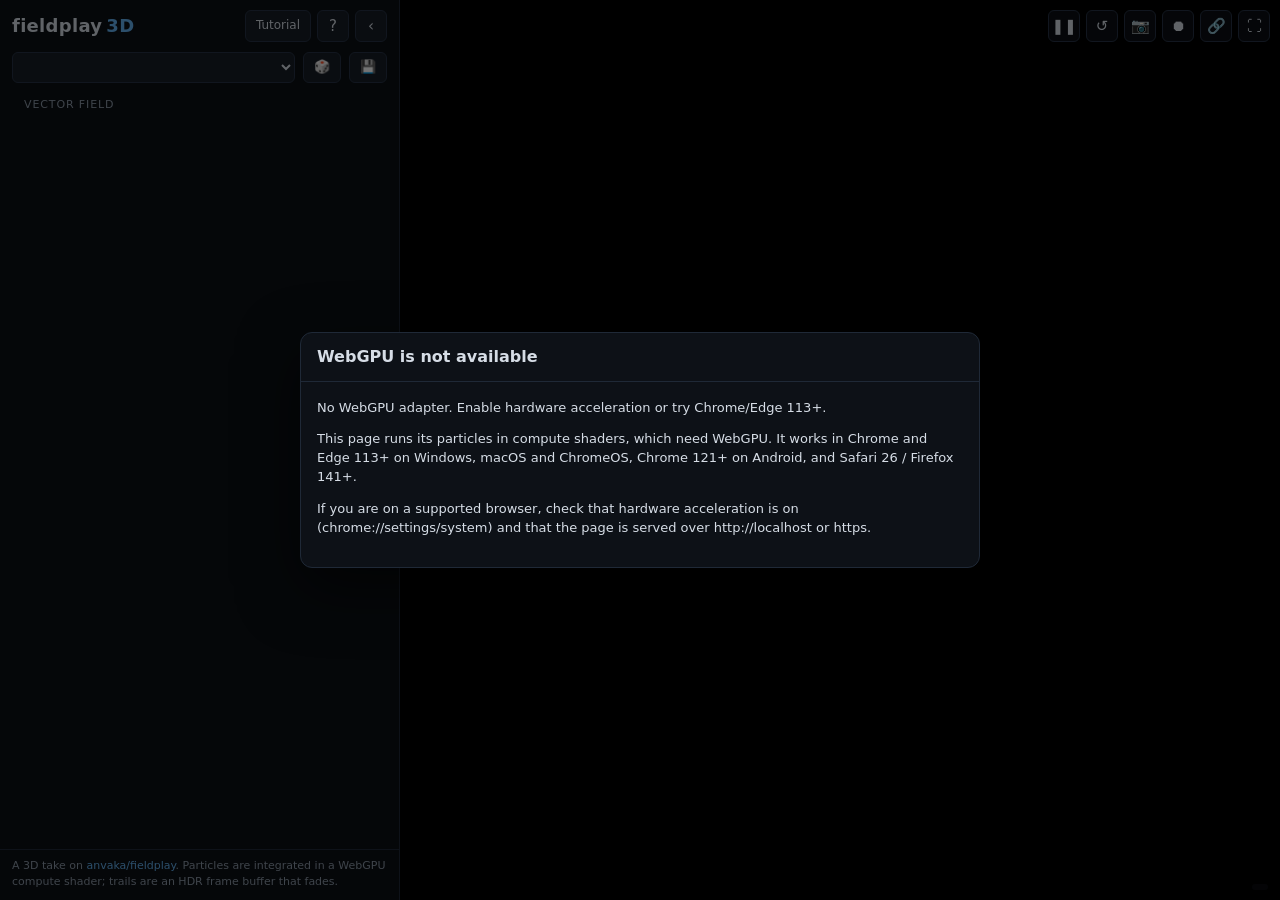
<file: index.html>
<!doctype html>
<html lang="en">
<head>
<meta charset="utf-8">
<meta name="viewport" content="width=device-width, initial-scale=1, viewport-fit=cover">
<title>fieldplay 3D — vector fields in a volume</title>
<meta name="description" content="Type a 3D vector field in WGSL and watch millions of particles flow through it, computed on the GPU with compute shaders.">
<link rel="stylesheet" href="css/editor.css">
<link rel="stylesheet" href="css/style.css">
<link rel="stylesheet" href="css/tutor.css">
</head>
<body>
<div id="app">
  <canvas id="gl"></canvas>

  <aside id="panel">
    <header class="bar">
      <h1>fieldplay<span>3D</span></h1>
      <div class="grow"></div>
      <button id="btn-tour" title="A half-minute tour of what this is">Tutorial</button>
      <button id="btn-help" class="icon" title="Help">?</button>
      <button id="btn-hide" class="icon" title="Hide panel (H)">‹</button>
    </header>

    <div class="row">
      <select id="preset" title="Preset"></select>
      <button id="btn-random" title="Generate a random field">🎲</button>
      <button id="btn-save" title="Save this field">💾</button>
      <button id="btn-forget" title="Forget this saved field" hidden>🗑</button>
    </div>

    <section class="field">
      <div class="sec-title">Vector field <span id="status" class="status"></span></div>
      <div id="editor"></div>
      <div id="errors" class="errors" hidden></div>
    </section>

    <section id="settings" class="settings"></section>

    <footer class="about">
      A 3D take on <a href="https://github.com/anvaka/fieldplay" target="_blank" rel="noopener">anvaka/fieldplay</a>.
      Particles are integrated in a WebGPU compute shader; trails are an HDR frame buffer that fades.
    </footer>
  </aside>

  <div id="toolbar">
    <button id="btn-show" class="icon" title="Show panel (H)" hidden>›</button>
    <button id="btn-pause" class="icon" title="Pause (space)">❚❚</button>
    <button id="btn-reset" class="icon" title="Reset particles (R)">↺</button>
    <button id="btn-shot" class="icon" title="Save a PNG">📷</button>
    <button id="btn-rec" class="icon" title="Record a WebM">⏺</button>
    <button id="btn-share" class="icon" title="Copy a share link">🔗</button>
    <button id="btn-full" class="icon" title="Fullscreen (F)">⛶</button>
  </div>

  <div id="stats"></div>
  <div id="toast" hidden></div>

  <div id="help" class="modal" hidden>
    <div class="modal-card">
      <header><h2>How it works</h2><div class="grow"></div><button class="icon" id="btn-help-close">×</button></header>
      <div class="modal-body">
        <p>Every particle asks your field for its velocity, takes a step, and leaves a trail. The field is a WGSL function:</p>
<pre>fn get_velocity(p: vec3f) -> vec3f {
  return vec3f(-p.z, 0.0, p.x);   // orbit the y axis
}</pre>
        <p>Optionally colour them yourself (choose <em>Colour by → get_color()</em>):</p>
<pre>fn get_color(p: vec3f, v: vec3f) -> vec3f {
  return turbo(length(v) * 0.5);
}</pre>
        <h3>Uniforms</h3>
        <table>
          <tr><td><code>u.time</code></td><td>simulation time (sum of time steps)</td></tr>
          <tr><td><code>u.frame</code></td><td>frame counter</td></tr>
          <tr><td><code>u.cursor</code></td><td>the mouse, projected onto the plane through the orbit centre that faces the camera</td></tr>
          <tr><td><code>u.cursorDown</code></td><td>1.0 while a mouse button is held</td></tr>
          <tr><td><code>u.boundsMin</code> <code>u.boundsMax</code></td><td>the box particles live in</td></tr>
        </table>
        <h3>Helpers</h3>
        <table>
          <tr><td><code>noise(p)</code></td><td>gradient noise, about −1…1</td></tr>
          <tr><td><code>noised(p)</code></td><td>vec4f: value and its gradient</td></tr>
          <tr><td><code>fbm(p)</code></td><td>four octaves of noise</td></tr>
          <tr><td><code>curl(p)</code></td><td>divergence-free noise — smoke and swirls</td></tr>
          <tr><td><code>hash3(p)</code> <code>hash1(p)</code></td><td>random per integer cell</td></tr>
          <tr><td><code>rotateX(p, a)</code> …Y …Z</td><td>rotate a vector</td></tr>
          <tr><td><code>turbo(t)</code> <code>viridis(t)</code> <code>hsv2rgb(c)</code> <code>palette(t, k)</code></td><td>colour maps</td></tr>
          <tr><td><code>PI</code> <code>TAU</code></td><td>constants</td></tr>
        </table>
        <h3>Pulse — sync to music</h3>
        <p>Under <em>Pulse → Sync to</em>: <strong>Music bot</strong> reads the beat map of whatever a companion server on your own machine is playing, from its localhost endpoint (it must be running; trim the latency with <em>Sync offset</em>). <strong>Shared audio</strong> analyses a tab or your screen's sound live — pick the window playing the music and tick <em>share audio</em>. <strong>Microphone</strong> listens to the room. The knobs punch speed, glow and zoom on the beat, and your field sees the music too:</p>
        <p>This page never asks your browser for anything by itself. Sharing, the microphone and the reach for the bot's port happen only when you pick a source here and press <em>Start</em> — so a saved field or a shared link that was made while synced opens quiet, with Start waiting, and no prompt appears until you say so.</p>
        <table>
          <tr><td><code>u.audio</code></td><td>vec4f: bass, mid, high, level — each 0…1</td></tr>
          <tr><td><code>u.beat</code></td><td>1.0 on a beat, decaying to 0</td></tr>
          <tr><td><code>u.phase</code></td><td>0…1 from one beat to the next</td></tr>
          <tr><td><code>u.bpm</code></td><td>tempo</td></tr>
        </table>
<pre>return v * (1.0 + 2.0 * u.beat) + normalize(p) * u.audio.x;</pre>
        <h3>WGSL in one breath</h3>
        <p><code>let</code> is immutable, <code>var</code> mutable. Types are inferred: <code>let r = length(p);</code>. Vectors are <code>vec3f(x, y, z)</code> or <code>vec3f(0.0)</code>, swizzles work (<code>p.xz</code>). Write floats with a point (<code>2.0</code>) — a bare <code>var a = 2;</code> is an integer. Functions may be declared in any order. Ternaries are <code>select(ifFalse, ifTrue, cond)</code>.</p>
        <h3>Saving your own</h3>
        <p>💾 saves the whole state — the field, every setting and the camera — into this browser under a name you give it, and it joins the top of the picker under <em>Saved</em>. Saving with the same name replaces it; 🗑 forgets the one you have selected. A saved field lives in this browser only, so send one elsewhere with the 🔗 link, which carries the same state in the address.</p>
        <h3>The cursor</h3>
        <p>Hold the <strong>left button</strong> over the flow and it is pulled toward the pointer; the <strong>middle button</strong> does the opposite. It is a bend rather than a shove — the force is proportional to the speed already there, so one strength reads the same in a gentle swirl and in a Lorenz attractor. <em>Cursor → Left button</em> switches it to push or swirl (and then the middle button pushes, or swirls the other way) or turns it off; <em>Reach</em> is a fraction of the box. The camera is on the right button and on shift, so orbiting never disturbs the flow.</p>
        <h3>Controls</h3>
        <table>
          <tr><td>hold left</td><td>pull the flow to the pointer</td></tr>
          <tr><td>hold middle</td><td>the opposite — push it away</td></tr>
          <tr><td>right-drag / one finger</td><td>orbit</td></tr>
          <tr><td>shift-drag / ctrl-drag / two fingers</td><td>pan</td></tr>
          <tr><td>wheel / pinch</td><td>zoom</td></tr>
          <tr><td>space</td><td>pause</td></tr>
          <tr><td>R</td><td>reset particles</td></tr>
          <tr><td>H</td><td>hide the panel</td></tr>
          <tr><td>F</td><td>fullscreen</td></tr>
          <tr><td>ctrl+enter</td><td>compile now</td></tr>
        </table>
        <p>The link button copies a URL that holds the whole state — field, settings and camera.</p>
      </div>
    </div>
  </div>

  <div id="nogpu" class="modal" hidden>
    <div class="modal-card">
      <header><h2>WebGPU is not available</h2></header>
      <div class="modal-body">
        <p id="nogpu-msg"></p>
        <p>This page runs its particles in compute shaders, which need WebGPU. It works in Chrome and Edge 113+ on Windows, macOS and ChromeOS, Chrome 121+ on Android, and Safari 26 / Firefox 141+.</p>
        <p>If you are on a supported browser, check that hardware acceleration is on (chrome://settings/system) and that the page is served over http://localhost or https.</p>
      </div>
    </div>
  </div>
</div>
<script type="module" src="js/main.js"></script>
</body>
</html>
</file>
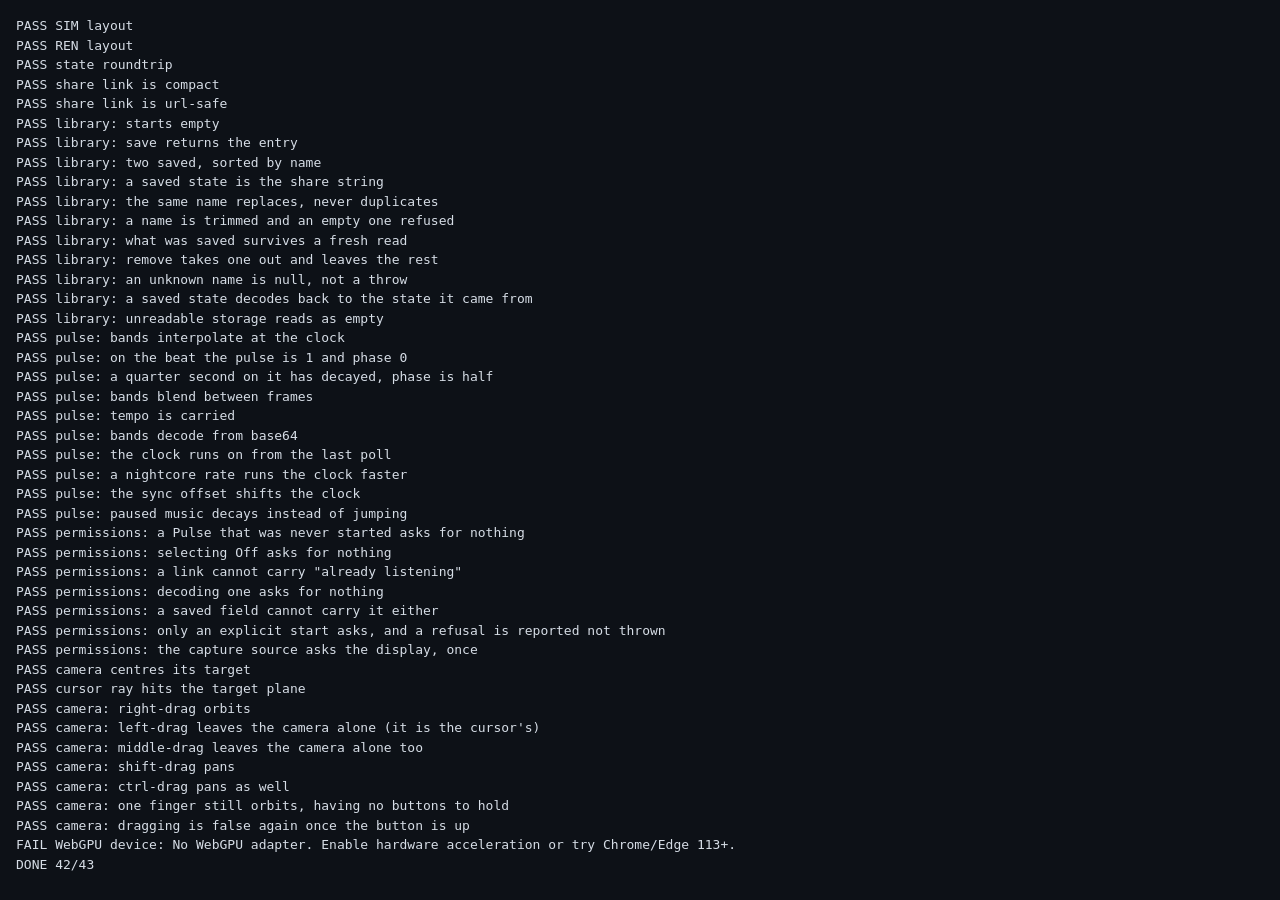
<file: tests/index.html>
<!doctype html>
<meta charset="utf-8">
<title>fieldplay3d tests</title>
<style>body{background:#0d1117;color:#d6dde6;font:13px/1.5 Consolas,monospace;margin:16px}pre{white-space:pre-wrap}</style>
<pre id="out">running…</pre>
<canvas id="c" width="64" height="64" hidden></canvas>
<script type="module">
import { Engine } from '../js/gpu.js';
import { SIM, REN } from '../js/shaders.js';
import { PRESETS } from '../js/presets.js';
import { randomField } from '../js/random.js';
import { encodeState, decodeState, freshState } from '../js/state.js';
import { OrbitCamera } from '../js/camera.js';
import { Pulse, sampleAnalysis, decodeBands } from '../js/audio.js';
import * as library from '../js/library.js';

const out = document.getElementById('out');
let n = 0, m = 0;
const log = s => { out.textContent += s + '\n'; };
const check = (name, ok, detail = '') => { m++; if (ok) n++; log((ok ? 'PASS ' : 'FAIL ') + name + (ok ? '' : ': ' + detail)); };
const done = () => { log(`DONE ${n}/${m}`); document.title = `tests ${n}/${m}`; };
out.textContent = '';

// Uniform layouts follow WGSL's rules (vec3 aligns to 16, occupies 12).
const f = SIM.fields;
check('SIM layout', f.boundsMin.off === 0 && f.dt.off === 3 && f.boundsMax.off === 4 && f.time.off === 7 && f.cursor.off === 8 && f.count.off === 16 && f.fadeLife.off === 29 && f.beat.off === 30 && f.audio.off === 32 && f.bpm.off === 36 && f.cursorMode.off === 39 && f.cursorAxis.off === 40 && SIM.size === 176,
  JSON.stringify(Object.fromEntries(Object.entries(f).map(([k, v]) => [k, v.off]))) + ' size ' + SIM.size);
const g = REN.fields;
check('REN layout', g.viewProj.off === 0 && g.eye.off === 16 && g.fog.off === 19 && g.viewport.off === 20 && g.width.off === 22 && REN.size === 112, JSON.stringify(g) + ' size ' + REN.size);

// Share codec.
const S0 = freshState(); S0.cam = { th: 1, ph: 0.2, d: 5, t: [0, 0, 0], up: 'y' };
const enc = await encodeState(S0);
const S1 = await decodeState(enc);
check('state roundtrip', JSON.stringify(S0) === JSON.stringify(S1), enc.slice(0, 40));
check('share link is compact', enc.length < 1200, enc.length + ' chars');
check('share link is url-safe', /^[A-Za-z0-9_-]+$/.test(enc), enc.slice(0, 40));

// The library: the user's own fields, keyed by name, holding whole states.
{
  const before = localStorage.getItem('fieldplay3d.library');
  localStorage.removeItem('fieldplay3d.library');
  check('library: starts empty', library.list().length === 0);
  library.save('Zephyr', enc);
  const one = library.save('Anvil', 'other-state');
  check('library: save returns the entry', one && one.name === 'Anvil' && one.saved > 0, JSON.stringify(one));
  check('library: two saved, sorted by name', library.list().map(e => e.name).join() === 'Anvil,Zephyr', library.list().map(e => e.name).join());
  check('library: a saved state is the share string', library.find('Zephyr').state === enc);
  library.save('Zephyr', 'replaced');
  check('library: the same name replaces, never duplicates', library.list().length === 2 && library.find('Zephyr').state === 'replaced', library.list().length);
  check('library: a name is trimmed and an empty one refused', library.save('  Padded  ', 'x').name === 'Padded' && library.save('   ', 'x') === null);
  check('library: what was saved survives a fresh read', JSON.parse(localStorage.getItem('fieldplay3d.library')).length === 3);
  library.remove('Anvil'); library.remove('Padded');
  check('library: remove takes one out and leaves the rest', library.list().map(e => e.name).join() === 'Zephyr', library.list().map(e => e.name).join());
  check('library: an unknown name is null, not a throw', library.find('nope') === null);
  const decoded = await decodeState(library.find('Zephyr') && enc);
  check('library: a saved state decodes back to the state it came from', JSON.stringify(decoded) === JSON.stringify(S0));
  localStorage.setItem('fieldplay3d.library', '{ not an array');
  check('library: unreadable storage reads as empty', library.list().length === 0);
  library.remove('Zephyr');
  if (before === null) localStorage.removeItem('fieldplay3d.library'); else localStorage.setItem('fieldplay3d.library', before);
}

// Pulse: sampling a beat map at the player's clock.
{
  const bytes = new Uint8Array(800);
  for (let i = 0; i < 200; i++) { bytes[i * 4] = i; bytes[i * 4 + 1] = 255 - i; bytes[i * 4 + 2] = 128; bytes[i * 4 + 3] = 200; }
  const an = { rate: 50, n: 200, bpm: 120, beats: [0, 0.5, 1, 1.5, 2, 2.5, 3], bytes };
  const A = { bass: 0, mid: 0, high: 0, level: 0, beat: 0, phase: 0, bpm: 0, on: 0 };
  sampleAnalysis(an, 1.0, A);
  check('pulse: bands interpolate at the clock', Math.abs(A.bass - 50 / 255) < 1e-6 && Math.abs(A.high - 128 / 255) < 1e-6, JSON.stringify(A));
  check('pulse: on the beat the pulse is 1 and phase 0', Math.abs(A.beat - 1) < 1e-6 && A.phase === 0, A.beat + ' ' + A.phase);
  sampleAnalysis(an, 1.25, A);
  check('pulse: a quarter second on it has decayed, phase is half', Math.abs(A.beat - Math.exp(-0.25 / 0.12)) < 1e-6 && Math.abs(A.phase - 0.5) < 1e-6, A.beat + ' ' + A.phase);
  sampleAnalysis(an, 1.125, A);
  check('pulse: bands blend between frames', Math.abs(A.bass - 56.25 / 255) < 1e-6, A.bass);
  check('pulse: tempo is carried', A.bpm === 120 && A.on === 1, A.bpm);
  check('pulse: bands decode from base64', decodeBands(btoa(String.fromCharCode(1, 2, 3, 4))).join() === '1,2,3,4');
  const p = new Pulse(); p.source = 'bot';
  p._now = { playing: true, paused: false, position: 1.0, rate: 1, recv: 10 }; p._analysis = an;
  p.update(10.25);
  check('pulse: the clock runs on from the last poll', Math.abs(p.A.phase - 0.5) < 1e-6, p.A.phase);
  p._now.rate = 1.25; p.update(10.2);
  check('pulse: a nightcore rate runs the clock faster', Math.abs(p.A.phase - 0.5) < 1e-6, p.A.phase);
  p.offset = -0.25; p._now.rate = 1; p.update(10.25);
  check('pulse: the sync offset shifts the clock', Math.abs(p.A.phase - 0) < 1e-6 && Math.abs(p.A.beat - 1) < 1e-6, p.A.phase + ' ' + p.A.beat);
  p._now.paused = true; p.update(11);
  check('pulse: paused music decays instead of jumping', p.A.beat < 1 && p.A.on === 0, p.A.beat);
}

// Permissions: the page asks the browser for nothing until a press in the Pulse panel says so.
{
  const asked = [];
  const deny = kind => async () => { asked.push(kind); throw new DOMException('denied', 'NotAllowedError'); };
  Object.defineProperty(navigator, 'mediaDevices', {
    value: { getUserMedia: deny('mic'), getDisplayMedia: deny('capture') }, configurable: true });

  const p = new Pulse();
  p.update(1); p.update(2);
  check('permissions: a Pulse that was never started asks for nothing', asked.length === 0, asked.join());
  await p.setSource('off');
  check('permissions: selecting Off asks for nothing', asked.length === 0 && p.source === 'off', asked.join());

  const wanted = { ...freshState(), pulseSource: 2, pulseOn: true };
  const link = await encodeState(wanted);
  const back = await decodeState(link);
  check('permissions: a link cannot carry "already listening"', back.pulseOn === false && back.pulseSource === 2,
    JSON.stringify({ on: back.pulseOn, src: back.pulseSource }));
  check('permissions: decoding one asks for nothing', asked.length === 0, asked.join());
  library.save('Loud', link);
  const saved = await decodeState(library.find('Loud').state);
  check('permissions: a saved field cannot carry it either', saved.pulseOn === false, saved.pulseOn);
  library.remove('Loud');

  const started = await p.setSource('mic');
  check('permissions: only an explicit start asks, and a refusal is reported not thrown',
    asked.join() === 'mic' && started === false && p.status.startsWith('no permission'), asked.join() + ' | ' + p.status);
  const shared = await p.setSource('capture');
  check('permissions: the capture source asks the display, once', asked.join() === 'mic,capture' && shared === false, asked.join());
  p.stop();
  delete navigator.mediaDevices;
}

// Camera: the orbit target projects to the centre of the screen, in front of the camera.
const cam = new OrbitCamera(); cam.target = [1, 2, 3]; cam.update(1.5, 0);
const vp = cam.viewProj, t = cam.target;
const cx = vp[0] * t[0] + vp[4] * t[1] + vp[8] * t[2] + vp[12], cy = vp[1] * t[0] + vp[5] * t[1] + vp[9] * t[2] + vp[13], cw = vp[3] * t[0] + vp[7] * t[1] + vp[11] * t[2] + vp[15];
check('camera centres its target', Math.abs(cx / cw) < 1e-5 && Math.abs(cy / cw) < 1e-5 && cw > 0, `${cx / cw}, ${cy / cw}, w ${cw}`);
const hit = cam.cursorOnPlane(0, 0, 100, 100, [0, 0, 0]);
const rel = [hit[0] - t[0], hit[1] - t[1], hit[2] - t[2]];
check('cursor ray hits the target plane', Math.abs(rel[0] * cam.Z[0] + rel[1] * cam.Z[1] + rel[2] * cam.Z[2]) < 1e-6, rel.join(','));

// Which button drives what. A detached element, synthetic pointer events, one fresh camera each.
{
  const rig = () => {
    const el = document.createElement('div');
    Object.defineProperty(el, 'clientHeight', { value: 500 });
    el.setPointerCapture = () => {}; el.releasePointerCapture = () => {};   // no real pointer to capture
    const c = new OrbitCamera(); c.attach(el); c.update(1, 0);
    const send = (type, o) => el.dispatchEvent(new PointerEvent(type, {
      pointerId: o.id ?? 1, pointerType: o.pointerType ?? 'mouse', button: o.button ?? 0,
      buttons: o.buttons ?? 1, clientX: o.x ?? 0, clientY: o.y ?? 0,
      shiftKey: !!o.shift, ctrlKey: !!o.ctrl }));
    const drag = o => {
      send('pointerdown', { ...o, x: 100, y: 100 });
      const held = c.dragging;
      send('pointermove', { ...o, x: 200, y: 160 });
      send('pointerup', { ...o, x: 200, y: 160, buttons: 0 });
      return held;
    };
    return { c, drag, moved: () => ({ th: c.theta, ph: c.phi, t: [...c.target], d: c.dist }) };
  };
  const turned = (a, b) => Math.abs(a.th - b.th) > 1e-6 || Math.abs(a.ph - b.ph) > 1e-6;
  const panned = (a, b) => a.t.some((v, i) => Math.abs(v - b.t[i]) > 1e-6);

  let r = rig(), was = r.moved(); let held = r.drag({ button: 2, buttons: 2 });
  check('camera: right-drag orbits', turned(was, r.moved()) && !panned(was, r.moved()) && held, JSON.stringify(r.moved()));

  r = rig(); was = r.moved(); held = r.drag({ button: 0, buttons: 1 });
  check('camera: left-drag leaves the camera alone (it is the cursor\'s)', !turned(was, r.moved()) && !panned(was, r.moved()) && !held, JSON.stringify(r.moved()));

  r = rig(); was = r.moved(); held = r.drag({ button: 1, buttons: 4 });
  check('camera: middle-drag leaves the camera alone too', !turned(was, r.moved()) && !panned(was, r.moved()) && !held, JSON.stringify(r.moved()));

  r = rig(); was = r.moved(); held = r.drag({ button: 0, buttons: 1, shift: true });
  check('camera: shift-drag pans', panned(was, r.moved()) && !turned(was, r.moved()) && held, JSON.stringify(r.moved()));

  r = rig(); was = r.moved(); r.drag({ button: 0, buttons: 1, ctrl: true });
  check('camera: ctrl-drag pans as well', panned(was, r.moved()) && !turned(was, r.moved()), JSON.stringify(r.moved()));

  r = rig(); was = r.moved(); held = r.drag({ button: 0, buttons: 1, pointerType: 'touch' });
  check('camera: one finger still orbits, having no buttons to hold', turned(was, r.moved()) && held, JSON.stringify(r.moved()));

  r = rig(); was = r.moved();
  r.drag({ button: 2, buttons: 2 });
  check('camera: dragging is false again once the button is up', r.c.dragging === false, r.c.dragging);
}

// GPU.
let engine;
try { engine = await Engine.create(document.getElementById('c')); check('WebGPU device', true); }
catch (e) { check('WebGPU device', false, e.message); done(); throw e; }
log('adapter: ' + engine.info + ' · max particles ' + engine.maxCount.toLocaleString());
engine.setCount(1024);

for (const p of PRESETS) {
  const r = await engine.compile(p.code);
  check('preset ' + p.id, r.ok, r.errors.map(e => `L${e.line}:${e.col} ${e.message}`).join(' | '));
}
let bad = 0; const details = [];
for (let i = 0; i < 40; i++) {
  const code = randomField(1000 + i);
  const r = await engine.compile(code);
  if (!r.ok) { bad++; details.push(code + r.errors.map(e => e.message).join(';')); }
}
check('40 random fields compile', bad === 0, details.slice(0, 2).join('\n'));

const bad1 = await engine.compile('fn get_velocity(p: vec3f) -> vec3f {\n  let a = 1.0;\n  return vec3f(a, b, 0.0);\n}\n');
check('error line maps to the editor', !bad1.ok && bad1.errors[0].line === 3, JSON.stringify(bad1.errors));
const cc = await engine.compile('fn get_velocity(p: vec3f) -> vec3f { return p; }\nfn get_color(p: vec3f, v: vec3f) -> vec3f { return vec3f(1.0); }');
check('custom get_color compiles', cc.ok, JSON.stringify(cc.errors));
const nofn = await engine.compile('// nothing here');
check('missing get_velocity is an error', !nofn.ok, JSON.stringify(nofn.errors));

// Run the default preset and read the particles back.
await engine.compile(PRESETS[0].code);
const S = freshState(); S.colorLin = [1, 1, 1]; S.bgLin = [0, 0, 0];
engine.resize(64, 64);
const cam2 = new OrbitCamera(); cam2.dist = 6; cam2.update(1, 0);
const ctl = { cursor: [0, 0, 0], cursorDown: 0, motion: 0, paused: false, dpr: 1 };
for (let i = 0; i < 30; i++) engine.frame(S, cam2, ctl);
const dev = engine.device;
const rb = dev.createBuffer({ size: 1024 * 16, usage: GPUBufferUsage.COPY_DST | GPUBufferUsage.MAP_READ });
const rbc = dev.createBuffer({ size: 1024 * 16, usage: GPUBufferUsage.COPY_DST | GPUBufferUsage.MAP_READ });
const tb = dev.createBuffer({ size: 64 * 64 * 8, usage: GPUBufferUsage.COPY_DST | GPUBufferUsage.MAP_READ });
const e2 = dev.createCommandEncoder();
e2.copyBufferToBuffer(engine.posB, 0, rb, 0, 1024 * 16);
e2.copyBufferToBuffer(engine.colB, 0, rbc, 0, 1024 * 16);
e2.copyTextureToBuffer({ texture: engine.trail[engine.cur ^ 1] }, { buffer: tb, bytesPerRow: 64 * 8 }, [64, 64]);
dev.queue.submit([e2.finish()]);
await Promise.all([rb.mapAsync(GPUMapMode.READ), rbc.mapAsync(GPUMapMode.READ), tb.mapAsync(GPUMapMode.READ)]);
const pos = new Float32Array(rb.getMappedRange()), col = new Float32Array(rbc.getMappedRange()), tex = new Uint16Array(tb.getMappedRange());
let inside = 0, aged = 0, finite = 0, lit = 0, distinct = new Set();
const h = S.box.s[0] / 2;
for (let i = 0; i < 1024; i++) {
  const x = pos[i * 4], y = pos[i * 4 + 1], z = pos[i * 4 + 2], age = pos[i * 4 + 3];
  if (isFinite(x + y + z)) finite++;
  if (Math.abs(x) <= h && Math.abs(y) <= h && Math.abs(z) <= h) inside++;
  if (age > 0) aged++;
  if (col[i * 4] > 0 || col[i * 4 + 1] > 0 || col[i * 4 + 2] > 0) lit++;
  distinct.add(x.toFixed(3));
}
let texel = 0; for (let i = 0; i < tex.length; i++) if (tex[i] !== 0 && tex[i] !== 0x3c00) texel++;
check('particles finite', finite === 1024, finite);
check('particles inside the box', inside === 1024, inside);
check('particles aged (all but those reborn on the last step)', aged > 1024 * 0.97, aged);
check('particles spread out', distinct.size > 780, distinct.size + ' distinct x at 1e-3 (1024 draws over 3000 bins → ~867)');
check('particles coloured', lit === 1024, lit);
check('trail texture holds light', texel > 100, texel + ' nonzero words');
check('sim time advanced (the reset frame does not integrate)', Math.abs(engine.time - 29 * S.dt) < 1e-6, engine.time);

// The cursor: hovering bends the flow toward the pointer. Same field, same frames, cursor off
// against cursor pulling — how many particles end up near the point it sits on.
{
  const read = dev.createBuffer({ size: 1024 * 16, usage: GPUBufferUsage.COPY_DST | GPUBufferUsage.MAP_READ });
  const near = async (mode, force, sign = 1) => {
    const C = freshState(); C.colorLin = [1, 1, 1]; C.bgLin = [0, 0, 0];
    C.cursorForce = force; C.cursorRadius = 1.5;
    const cam3 = new OrbitCamera(); cam3.dist = 6; cam3.update(1, 0);
    const c = { cursor: [0, 0, 0], cursorDown: 0, motion: 0, paused: false, dpr: 1, cursorMode: mode, cursorSign: sign };
    engine.seed = 1; engine.reset();
    for (let i = 0; i < 240; i++) engine.frame(C, cam3, c);
    const e3 = dev.createCommandEncoder();
    e3.copyBufferToBuffer(engine.posB, 0, read, 0, 1024 * 16);
    dev.queue.submit([e3.finish()]);
    await read.mapAsync(GPUMapMode.READ);
    const q = new Float32Array(read.getMappedRange());
    let hits = 0, worst = 0;
    for (let i = 0; i < 1024; i++) {
      const d = Math.hypot(q[i * 4], q[i * 4 + 1], q[i * 4 + 2]);
      if (d < 0.5) hits++;
      worst = Math.max(worst, d);
    }
    read.unmap();
    return { hits, worst };
  };
  const off = await near(0, 1.5), pull = await near(1, 4), push = await near(2, 4);
  check('cursor: pulling gathers particles at the pointer', pull.hits > off.hits * 2, `${pull.hits} near vs ${off.hits} with it off`);
  check('cursor: pushing clears them away from it', push.hits < off.hits, `${push.hits} near vs ${off.hits} with it off`);
  check('cursor: the force never throws a particle out of the box', pull.worst < 2.61 && push.worst < 2.61, `${pull.worst.toFixed(2)} / ${push.worst.toFixed(2)} from centre, box half-diagonal 2.60`);
  const swirl = await near(3, 4);
  check('cursor: swirling keeps them in the box too', swirl.worst < 2.61 && isFinite(swirl.worst), swirl.worst);
  // The middle button is the left one with the sign flipped: pulling inverted must read as pushing.
  const inverted = await near(1, 4, -1);
  check('cursor: a negated force turns the pull into a push', inverted.hits < off.hits && Math.abs(inverted.hits - push.hits) < off.hits, `${inverted.hits} near, push was ${push.hits}, off was ${off.hits}`);
  const back = await near(2, 4, -1);
  check('cursor: negating a push pulls instead', back.hits > off.hits * 2, `${back.hits} near vs ${off.hits} with it off`);
}
done();
</script>
</file>
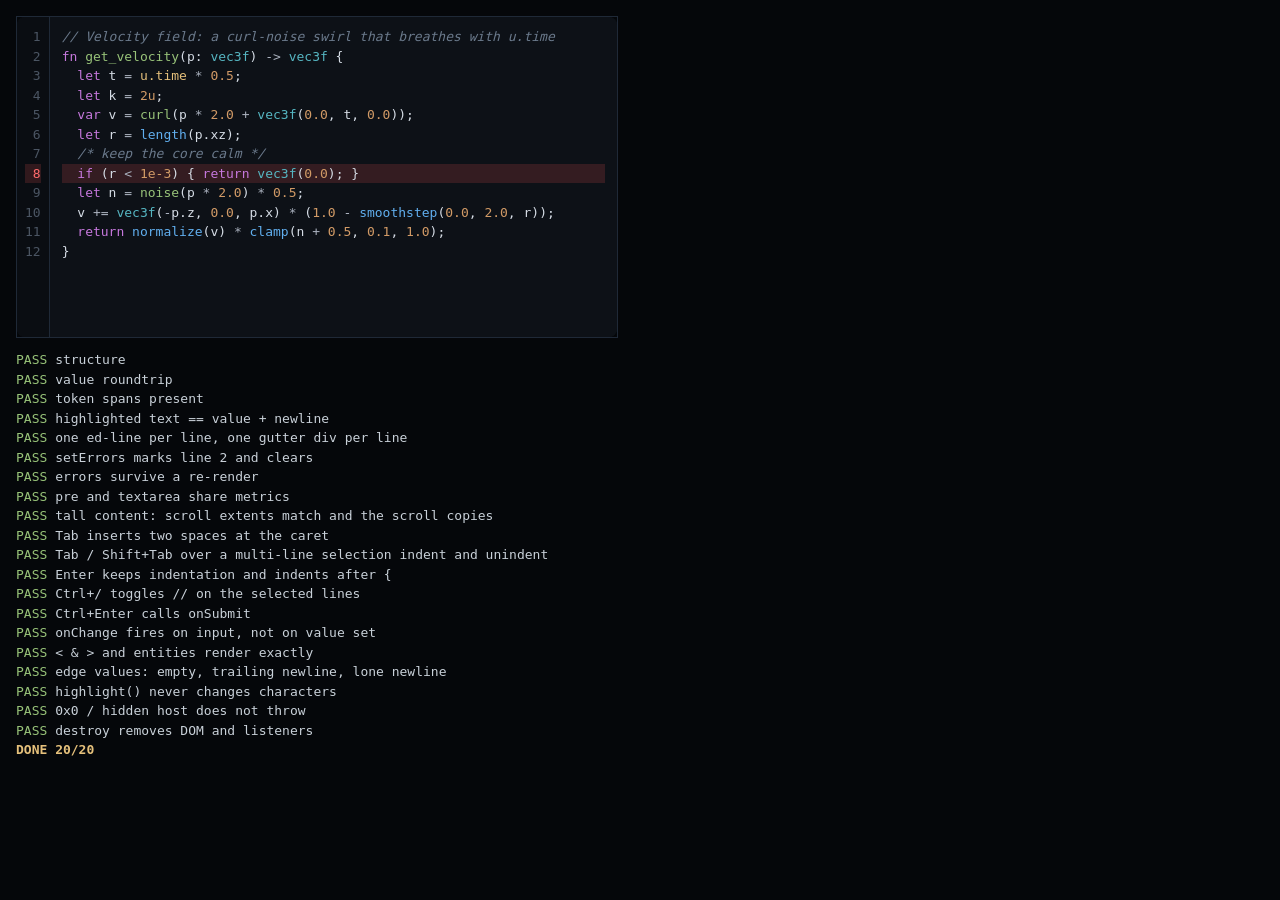
<file: tests/editor.html>
<!doctype html>
<meta charset="utf-8">
<title>editor checks</title>
<link rel="stylesheet" href="../css/editor.css">
<style>
  body { margin: 0; padding: 16px; background: #05070a; color: #c9d1d9; font: 13px/1.5 Consolas, monospace; }
  #host { width: 600px; height: 320px; border: 1px solid #1f2937; }
  #scratch { position: absolute; left: -9999px; top: 0; width: 300px; height: 120px; }
  #out { margin-top: 12px; white-space: pre-wrap; }
  .p { color: #98c379; } .f { color: #ff6b6b; } .d { color: #e5c07b; font-weight: bold; }
</style>
<div id="host"></div>
<div id="scratch"></div>
<pre id="out">running…</pre>
<script type="module">
import { Editor, highlight } from '../js/editor.js';

const SAMPLE = `// Velocity field: a curl-noise swirl that breathes with u.time
fn get_velocity(p: vec3f) -> vec3f {
  let t = u.time * 0.5;
  let k = 2u;
  var v = curl(p * 2.0 + vec3f(0.0, t, 0.0));
  let r = length(p.xz);
  /* keep the core calm */
  if (r < 1e-3) { return vec3f(0.0); }
  let n = noise(p * 2.0) * 0.5;
  v += vec3f(-p.z, 0.0, p.x) * (1.0 - smoothstep(0.0, 2.0, r));
  return normalize(v) * clamp(n + 0.5, 0.1, 1.0);
}`;

if (document.readyState !== 'complete') await new Promise(r => addEventListener('load', r));

const out = document.getElementById('out');
const host = document.getElementById('host');
const lines = [];
let pass = 0, total = 0;
const eq = (a, b, what) => { if (a !== b) throw new Error(`${what}: ${JSON.stringify(a)} !== ${JSON.stringify(b)}`); };
const ok = (c, what) => { if (!c) throw new Error(what); };
function check(name, fn) {
  total++;
  try { fn(); pass++; lines.push(`<span class="p">PASS</span> ${name}`); }
  catch (e) { lines.push(`<span class="f">FAIL</span> ${name}: ${String(e.message || e).replace(/[&<>]/g, c => ({ '&': '&amp;', '<': '&lt;', '>': '&gt;' })[c])}`); }
}
const key = (el, init) => { const e = new KeyboardEvent('keydown', { bubbles: true, cancelable: true, ...init }); el.dispatchEvent(e); return e; };

let changed = null, submitted = null;
const ed = new Editor(host, { value: SAMPLE, onChange: v => { changed = v; }, onSubmit: v => { submitted = v; } });
const ta = host.querySelector('textarea.ed-ta');
const pre = host.querySelector('pre.ed-hl');
const code = pre.querySelector('code');
const gutter = host.querySelector('.ed-gutter');
const text = () => code.textContent;

check('structure', () => {
  const root = host.firstElementChild;
  eq(root.className, 'ed', 'root');
  eq(root.children[0].className, 'ed-gutter', 'gutter');
  eq(root.children[1].className, 'ed-body', 'body');
  ok(ta && pre && code, 'pre/code/textarea present');
  eq(ta.getAttribute('wrap'), 'off', 'wrap');
  eq(ta.spellcheck, false, 'spellcheck');
});

check('value roundtrip', () => eq(ed.value, SAMPLE, 'value'));

check('token spans present', () => {
  const want = { 'tk-cm': '// Velocity', 'tk-kw': 'fn', 'tk-ty': 'vec3f', 'tk-num': '0.5', 'tk-fn': 'length', 'tk-lib': 'curl', 'tk-uni': 'u.time', 'tk-op': '*' };
  for (const [cls, sample] of Object.entries(want)) {
    const els = [...code.querySelectorAll('.' + cls)];
    ok(els.length, `no .${cls} spans`);
    ok(els.some(e => e.textContent.startsWith(sample)), `.${cls} has no span starting with ${JSON.stringify(sample)}`);
  }
  const nums = [...code.querySelectorAll('.tk-num')].map(e => e.textContent);
  for (const n of ['0.5', '2u', '1e-3', '2.0']) ok(nums.includes(n), `number ${n} not tokenized (got ${nums.join(' ')})`);
  ok([...code.querySelectorAll('.tk-cm')].some(e => e.textContent === '/* keep the core calm */'), 'block comment');
  ok([...code.querySelectorAll('.tk-lib')].some(e => e.textContent === 'get_velocity'), 'get_velocity as lib');
  ok(![...code.querySelectorAll('[class^=tk-]')].some(e => e.textContent === 'p'), 'plain identifier p must not get a token class');
});

check('highlighted text == value + newline', () => eq(text(), ta.value + '\n', 'textContent'));

check('one ed-line per line, one gutter div per line', () => {
  const n = SAMPLE.split('\n').length;
  eq(code.querySelectorAll('.ed-line').length, n, 'ed-line count');
  eq(gutter.children.length, n, 'gutter count');
  eq(gutter.children[n - 1].textContent, String(n), 'last gutter number');
});

check('setErrors marks line 2 and clears', () => {
  ed.setErrors([{ line: 2, message: 'boom' }]);
  const g = gutter.children[1], l = code.querySelectorAll('.ed-line')[1];
  ok(g.classList.contains('ed-err'), 'gutter line 2 lacks ed-err');
  ok(g.title.includes('boom'), 'gutter title lacks boom');
  ok(l.classList.contains('ed-err'), 'highlighted line 2 lacks ed-err');
  ok(l.title.includes('boom'), 'line title lacks boom');
  ok(!gutter.children[0].classList.contains('ed-err'), 'line 1 wrongly marked');
  ed.setErrors([]);
  eq(host.querySelectorAll('.ed-err').length, 0, 'ed-err left after clear');
  ok(!g.title, 'gutter title left after clear');
});

check('errors survive a re-render', () => {
  ed.setErrors([{ line: 3, message: 'late' }]);
  ed.value = ed.value;
  ok(gutter.children[2].classList.contains('ed-err') && code.children[2].classList.contains('ed-err'), 'line 3 lost its mark');
  ed.setErrors([]);
});

check('pre and textarea share metrics', () => {
  const a = getComputedStyle(pre), b = getComputedStyle(ta);
  for (const p of ['fontFamily', 'fontSize', 'fontWeight', 'fontStyle', 'lineHeight', 'letterSpacing', 'tabSize', 'whiteSpace', 'paddingTop', 'paddingRight', 'paddingBottom', 'paddingLeft', 'marginTop', 'marginLeft'])
    eq(a[p], b[p], p);
  eq(a.paddingTop, '10px', 'padding-top'); eq(a.paddingLeft, '12px', 'padding-left');
  eq(a.fontSize, '13px', 'font-size');
  eq(pre.scrollHeight, ta.scrollHeight, 'scrollHeight');
  eq(pre.getBoundingClientRect().left, ta.getBoundingClientRect().left, 'left');
  eq(pre.getBoundingClientRect().top, ta.getBoundingClientRect().top, 'top');
  const c = getComputedStyle(code);
  eq(c.fontFamily, a.fontFamily, 'code font-family'); eq(c.fontSize, a.fontSize, 'code font-size');
});

check('tall content: scroll extents match and the scroll copies', () => {
  const keep = ed.value;
  const tall = Array.from({ length: 60 }, (_, i) => `  let a${i} = vec3f(${i}.0, 0.5, 1e-3) * u.time; // a long line to force the horizontal bar as well .......... ${i}`).join('\n');
  ed.value = tall;
  ok(ta.scrollHeight > ta.clientHeight, 'no vertical overflow');
  ok(ta.scrollWidth > ta.clientWidth, 'no horizontal overflow');
  // the textarea's scrollbars shrink its client box, so compare how far each can scroll, not raw scrollHeight
  eq(pre.scrollHeight - pre.clientHeight, ta.scrollHeight - ta.clientHeight, 'max scrollTop (tall)');
  // Chrome's textarea leaves its right padding out of scrollWidth; the pre only has to reach at least as far
  ok(pre.scrollWidth - pre.clientWidth >= ta.scrollWidth - ta.clientWidth, `pre cannot follow scrollLeft: ${pre.scrollWidth - pre.clientWidth} < ${ta.scrollWidth - ta.clientWidth}`);
  ta.scrollTop = 1e6; ta.scrollLeft = 1e6;
  ta.dispatchEvent(new Event('scroll'));
  ok(ta.scrollTop > 0, 'textarea did not scroll');
  eq(pre.scrollTop, ta.scrollTop, 'pre scrollTop at the bottom');
  eq(pre.scrollLeft, ta.scrollLeft, 'pre scrollLeft at the right');
  eq(gutter.scrollTop, ta.scrollTop, 'gutter scrollTop at the bottom');
  ta.scrollTop = 0; ta.scrollLeft = 0; ta.dispatchEvent(new Event('scroll'));
  ed.value = keep;
  eq(pre.scrollHeight, ta.scrollHeight, 'scrollHeight after restore');
});

check('Tab inserts two spaces at the caret', () => {
  ed.value = 'ab\ncd';
  ed.focus();
  ta.setSelectionRange(1, 1);
  const e = key(ta, { key: 'Tab', code: 'Tab' });
  ok(e.defaultPrevented, 'Tab not prevented');
  eq(ta.value, 'a  b\ncd', 'value');
  eq(ta.selectionStart, 3, 'caret'); eq(ta.selectionEnd, 3, 'caret end');
  eq(text(), ta.value + '\n', 'highlight refreshed');
});

check('Tab / Shift+Tab over a multi-line selection indent and unindent', () => {
  ed.value = 'a\nb\nc';
  ed.focus();
  ta.setSelectionRange(0, 3);
  key(ta, { key: 'Tab', code: 'Tab' });
  eq(ta.value, '  a\n  b\nc', 'indent');
  eq(ta.selectionStart, 2, 'sel start'); eq(ta.selectionEnd, 7, 'sel end');
  key(ta, { key: 'Tab', code: 'Tab', shiftKey: true });
  eq(ta.value, 'a\nb\nc', 'unindent');
  eq(ta.selectionStart, 0, 'sel start back'); eq(ta.selectionEnd, 3, 'sel end back');
});

check('Enter keeps indentation and indents after {', () => {
  ed.value = '  let x = 1;';
  ed.focus(); ta.setSelectionRange(ta.value.length, ta.value.length);
  key(ta, { key: 'Enter', code: 'Enter' });
  eq(ta.value, '  let x = 1;\n  ', 'kept indent');
  ed.value = 'fn f() {}';
  ed.focus(); ta.setSelectionRange(8, 8);
  key(ta, { key: 'Enter', code: 'Enter' });
  eq(ta.value, 'fn f() {\n  \n}', 'brace pair');
  eq(ta.selectionStart, 11, 'caret inside the block');
});

check('Ctrl+/ toggles // on the selected lines', () => {
  ed.value = 'a\n  b\n\nc';
  ed.focus(); ta.setSelectionRange(0, 5);
  key(ta, { key: '/', code: 'Slash', ctrlKey: true });
  eq(ta.value, '// a\n  // b\n\nc', 'commented');
  key(ta, { key: '/', code: 'Slash', ctrlKey: true });
  eq(ta.value, 'a\n  b\n\nc', 'uncommented');
});

check('Ctrl+Enter calls onSubmit', () => {
  ed.value = 'zzz';
  submitted = null;
  const e = key(ta, { key: 'Enter', code: 'Enter', ctrlKey: true });
  ok(e.defaultPrevented, 'not prevented');
  eq(submitted, 'zzz', 'onSubmit value');
});

check('onChange fires on input, not on value set', () => {
  changed = null;
  ed.value = 'set';
  eq(changed, null, 'onChange fired on value set');
  ta.value = 'typed';
  ta.dispatchEvent(new Event('input', { bubbles: true }));
  eq(changed, 'typed', 'onChange value');
  eq(text(), 'typed\n', 're-highlighted on input');
});

check('< & > and entities render exactly', () => {
  const v = 'if (a < b && c > d) { x = a&b; } // <tag> & "q" && &lt;\n/* a<b\n>c */ vec3<f32>';
  ed.value = v;
  eq(text(), v + '\n', 'textContent');
  ok([...code.querySelectorAll('.tk-op')].some(e => e.textContent === '<'), '< as operator');
  ok([...code.querySelectorAll('.tk-op')].some(e => e.textContent === '&'), '& as operator');
  eq(code.querySelectorAll('.ed-line').length, 3, 'three lines');
  ok(code.querySelectorAll('.ed-line')[1].querySelector('.tk-cm'), 'block comment continues on line 2');
});

check('edge values: empty, trailing newline, lone newline', () => {
  for (const v of ['', 'a\n', '\n', '\n\n', 'x\n\ny']) {
    ed.value = v;
    eq(text(), v + '\n', `textContent for ${JSON.stringify(v)}`);
    eq(gutter.children.length, v.split('\n').length, `gutter lines for ${JSON.stringify(v)}`);
    eq(pre.scrollHeight, ta.scrollHeight, `scrollHeight for ${JSON.stringify(v)}`);
  }
});

check('highlight() never changes characters', () => {
  const tmp = document.createElement('div');
  for (const v of [SAMPLE, '/* open comment', '1.5f 2u .5 1e10 0x1Fu', 'u.time+u.dt', '&&||<<>>', 'a\tb']) {
    tmp.innerHTML = highlight(v);
    eq(tmp.textContent, v, JSON.stringify(v));
  }
});

check('0x0 / hidden host does not throw', () => {
  const s = document.getElementById('scratch');
  const h0 = document.createElement('div'); h0.style.cssText = 'width:0;height:0'; s.appendChild(h0);
  const h1 = document.createElement('div'); h1.style.display = 'none'; s.appendChild(h1);
  for (const h of [h0, h1]) {
    const e = new Editor(h, { value: 'fn f() {}' });
    e.setErrors([{ line: 1, message: 'x' }]);
    e.value = 'a\nb';
    e.focus();
    e.destroy();
    eq(h.children.length, 0, 'destroy left DOM');
  }
});

check('destroy removes DOM and listeners', () => {
  const s = document.getElementById('scratch');
  const h = document.createElement('div'); s.appendChild(h);
  let n = 0;
  const e = new Editor(h, { value: 'q', onChange: () => n++ });
  const t = h.querySelector('textarea');
  t.dispatchEvent(new Event('input', { bubbles: true }));
  eq(n, 1, 'onChange before destroy');
  e.destroy();
  t.dispatchEvent(new Event('input', { bubbles: true }));
  eq(n, 1, 'onChange after destroy');
  eq(h.children.length, 0, 'DOM left');
});

// leave the sample on screen, with one marked line, for a look
ed.value = SAMPLE;
ed.setErrors([{ line: 8, message: 'demo: marked line' }]);
ta.setSelectionRange(0, 0);

lines.push(`<span class="d">DONE ${pass}/${total}</span>`);
out.innerHTML = lines.join('\n');
window.ED = ed;
</script>
</file>
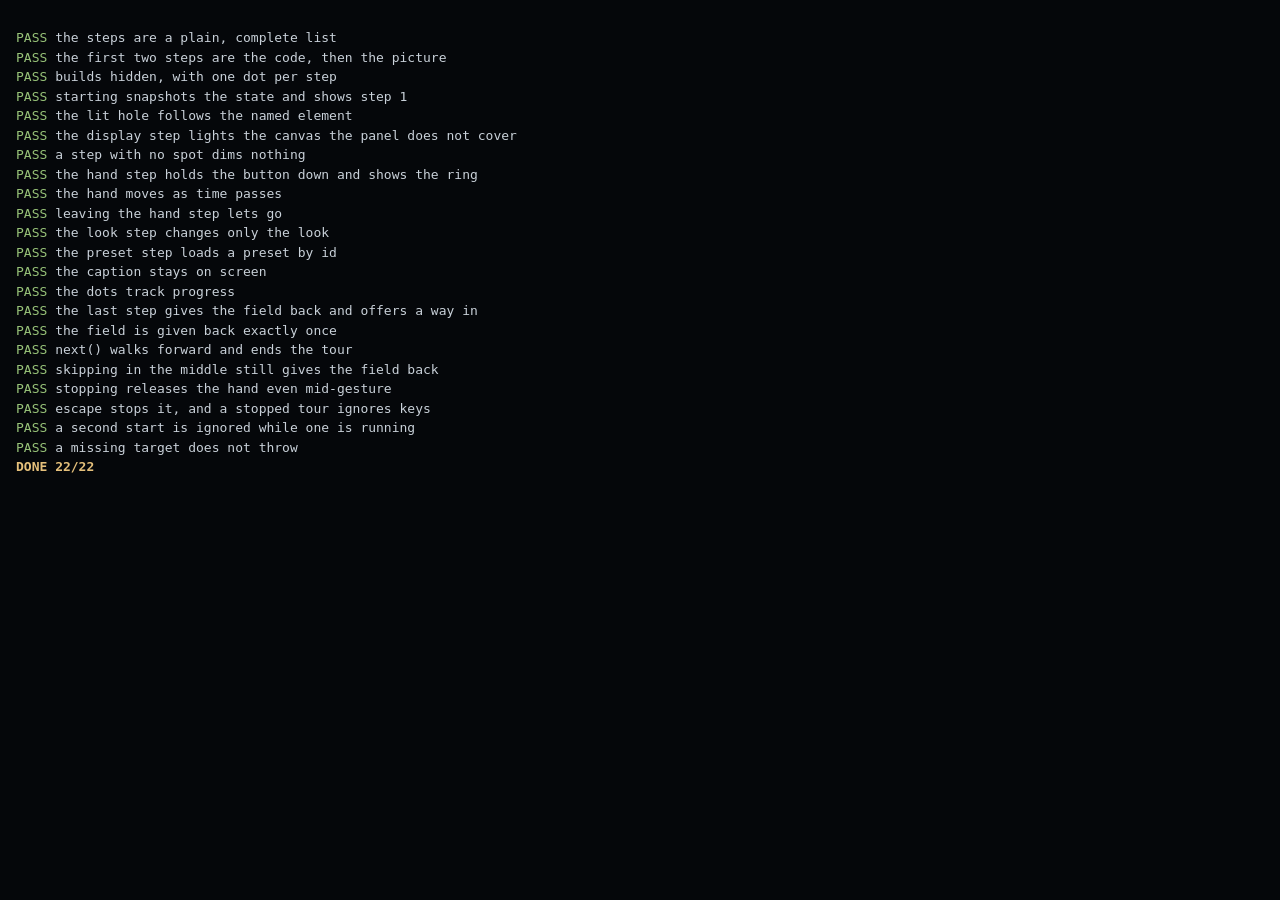
<file: tests/tutor.html>
<!doctype html>
<meta charset="utf-8">
<title>tutorial checks</title>
<link rel="stylesheet" href="../css/style.css">
<link rel="stylesheet" href="../css/tutor.css">
<style>
  body { margin: 0; padding: 16px; background: #05070a; color: #c9d1d9; font: 13px/1.5 Consolas, monospace; overflow: auto; }
  #stubs { position: absolute; left: -9999px; top: 0; }
  #stubs > * { display: block; width: 380px; height: 300px; }
  #out { margin-top: 12px; white-space: pre-wrap; }
  .p { color: #98c379; } .f { color: #ff6b6b; } .d { color: #e5c07b; font-weight: bold; }
</style>
<!-- The elements the steps shine a light on; the tour only ever reads their rectangles. -->
<div id="stubs">
  <div id="editor"></div>
  <select id="preset"></select>
  <button id="btn-random"></button>
  <button id="btn-share"></button>
</div>
<pre id="out">running…</pre>
<script type="module">
import { Tour, TOUR_STEPS } from '../js/tutor.js';

if (document.readyState !== 'complete') await new Promise(r => addEventListener('load', r));

const out = document.getElementById('out');
const lines = [];
let pass = 0, total = 0;
const eq = (a, b, what) => { if (a !== b) throw new Error(`${what}: ${JSON.stringify(a)} !== ${JSON.stringify(b)}`); };
const ok = (c, what) => { if (!c) throw new Error(what); };
function check(name, fn) {
  total++;
  try { fn(); pass++; lines.push(`<span class="p">PASS</span> ${name}`); }
  catch (e) { lines.push(`<span class="f">FAIL</span> ${name}: ${String(e.message || e).replace(/[&<>]/g, c => ({ '&': '&amp;', '<': '&lt;', '>': '&gt;' })[c])}`); }
}

const DISPLAY = { x: 400, y: 0, w: 1040, h: 900 };
const made = [];
function mk() {
  const log = [];
  const t = new Tour({
    display: () => DISPLAY,
    snapshot: async () => { log.push('snapshot'); return 'SNAP'; },
    restore: async enc => { log.push('restore:' + enc); },
    preset: id => log.push('preset:' + id),
    look: patch => log.push('look:' + Object.keys(patch).sort().join(',')),
    hand: (x, y, down) => log.push(x == null ? 'hand:off' : 'hand:' + (down ? 'down' : 'up')),
  });
  made.push(t);
  return { t, log };
}
// A step is shown without its timer, so a check is never racing the tour forward.
const at = (t, i) => { t.show(i); clearTimeout(t.timer); };

const steps = TOUR_STEPS;

check('the steps are a plain, complete list', () => {
  ok(steps.length >= 6, 'enough steps');
  for (const [i, s] of steps.entries()) {
    ok(typeof s.title === 'string' && s.title.length > 0, `step ${i} has a title`);
    ok(typeof s.body === 'string' && s.body.length > 0, `step ${i} has a body`);
    ok('spot' in s, `step ${i} declares a spot`);
  }
  eq(steps.filter(s => s.last).length, 1, 'exactly one last step');
  eq(steps[steps.length - 1].last, true, 'the last step is last');
});

check('the first two steps are the code, then the picture', () => {
  eq(steps[0].spot, '#editor', 'step 1 lights the editor');
  eq(steps[1].spot, 'display', 'step 2 lights the display');
});

check('builds hidden, with one dot per step', () => {
  const { t } = mk();
  eq(t.els.root.hidden, true, 'starts hidden');
  eq(t.running, false, 'not running');
  eq(t.els.dots.children.length, steps.length, 'a dot per step');
  ok(document.body.contains(t.els.root), 'attached');
});

const A = mk();
await A.t.start();

check('starting snapshots the state and shows step 1', () => {
  eq(A.log[0], 'snapshot', 'snapshot taken first');
  eq(A.t.running, true, 'running');
  eq(A.t.i, 0, 'on step 1');
  eq(A.t.els.root.hidden, false, 'visible');
  eq(A.t.els.h.textContent, steps[0].title, 'title shown');
  eq(A.t.els.p.textContent, steps[0].body, 'body shown');
  eq(A.t.els.num.textContent, `Step 1 of ${steps.length}`, 'counter');
});
clearTimeout(A.t.timer);

check('the lit hole follows the named element', () => {
  at(A.t, 0);
  const r = document.getElementById('editor').getBoundingClientRect();
  const h = A.t.els.hole;
  eq(parseFloat(h.style.left), r.left - 6, 'left padded by 6');
  eq(parseFloat(h.style.width), r.width + 12, 'width padded both sides');
  eq(A.t.els.root.classList.contains('bare'), false, 'dimmed');
});

check('the display step lights the canvas the panel does not cover', () => {
  at(A.t, 1);
  const h = A.t.els.hole;
  eq(parseFloat(h.style.left), DISPLAY.x, 'starts right of the panel');
  eq(parseFloat(h.style.width), DISPLAY.w, 'width from the api');
  eq(A.t.els.root.classList.contains('bare'), false, 'still dimmed');
});

check('a step with no spot dims nothing', () => {
  const i = steps.findIndex(s => !s.spot);
  at(A.t, i);
  eq(A.t.els.root.classList.contains('bare'), true, 'bare');
});

check('the hand step holds the button down and shows the ring', () => {
  const i = steps.findIndex(s => s.tick);
  at(A.t, i);
  A.log.length = 0;
  steps[i].tick(A.t.api, 0.5);
  eq(A.log[0], 'hand:down', 'the button is held');
  eq(A.t.els.hand.classList.contains('on'), true, 'ring visible');
  const x = parseFloat(A.t.els.hand.style.left);
  ok(x > DISPLAY.x && x < DISPLAY.x + DISPLAY.w, `ring inside the display (${x})`);
});

check('the hand moves as time passes', () => {
  const i = steps.findIndex(s => s.tick);
  at(A.t, i);
  steps[i].tick(A.t.api, 0);
  const a = A.t.els.hand.style.left;
  steps[i].tick(A.t.api, 1.2);
  ok(a !== A.t.els.hand.style.left, 'position changed');
});

check('leaving the hand step lets go', () => {
  const i = steps.findIndex(s => s.tick);
  at(A.t, i);
  A.log.length = 0;
  steps[i].exit(A.t.api);
  eq(A.log[0], 'hand:off', 'released');
  eq(A.t.els.hand.classList.contains('on'), false, 'ring hidden');
});

check('the look step changes only the look', () => {
  const i = steps.findIndex(s => s.enter && s.spot === null && !s.tick);
  at(A.t, i);
  const patch = [];
  steps[i].enter({ look: p => patch.push(...Object.keys(p)) });
  ok(patch.length > 0, 'something changed');
  for (const k of patch) ok(!['code', 'count', 'dt', 'box', 'preset'].includes(k), `${k} is a look key, not the maths`);
});

check('the preset step loads a preset by id', () => {
  const i = steps.findIndex(s => s.spot === '#preset');
  A.log.length = 0;
  at(A.t, i);
  ok(A.log.some(l => l.startsWith('preset:')), `a preset was loaded (${A.log.join('|')})`);
});

// Its own tour: walking every step reaches the last one, which spends the snapshot.
const C = mk();
await C.t.start();
clearTimeout(C.t.timer);
check('the caption stays on screen', () => {
  for (let i = 0; i < steps.length; i++) {
    at(C.t, i);
    const s = C.t.els.say, r = { l: parseFloat(s.style.left), t: parseFloat(s.style.top) };
    ok(r.l >= 0 && r.l + s.offsetWidth <= innerWidth + 1, `step ${i + 1} horizontally inside (${r.l})`);
    ok(r.t >= 0 && r.t + s.offsetHeight <= innerHeight + 1, `step ${i + 1} vertically inside (${r.t})`);
  }
});
C.t.stop();

check('the dots track progress', () => {
  at(A.t, 3);
  const on = [...A.t.els.dots.children].filter(d => d.classList.contains('on')).length;
  eq(on, 4, 'four lit on step 4');
});

check('the last step gives the field back and offers a way in', () => {
  A.log.length = 0;
  at(A.t, steps.length - 1);
  eq(A.log[0], 'restore:SNAP', 'restored');
  eq(A.t.els.skip.textContent, 'Start playing', 'the button invites');
  eq(A.t.els.skip.classList.contains('go'), true, 'and is marked');
  eq(A.t.els.hint.hidden, true, 'no click-to-continue on the last one');
});

check('the field is given back exactly once', () => {
  A.log.length = 0;
  A.t.stop();
  eq(A.log.filter(l => l.startsWith('restore')).length, 0, 'not restored a second time');
  eq(A.t.running, false, 'stopped');
  eq(A.t.els.root.hidden, true, 'hidden');
});

check('next() walks forward and ends the tour', () => {
  const { t, log } = mk();
  t.running = true; t.snap = 'SNAP'; t.els.root.hidden = false;
  at(t, steps.length - 2);
  log.length = 0;
  t.next();
  eq(t.i, steps.length - 1, 'reached the last step');
  clearTimeout(t.timer);
  t.next();
  eq(t.running, false, 'the tour ended');
});

check('skipping in the middle still gives the field back', async () => {
  const { t, log } = mk();
  t.running = true; t.snap = 'SNAP'; t.els.root.hidden = false;
  at(t, 1);
  log.length = 0;
  t.stop();
  eq(log[0], 'restore:SNAP', 'restored on skip');
  eq(t.els.root.hidden, true, 'hidden');
});

check('stopping releases the hand even mid-gesture', () => {
  const { t, log } = mk();
  t.running = true; t.snap = null; t.els.root.hidden = false;
  const i = steps.findIndex(s => s.tick);
  at(t, i);
  steps[i].tick(t.api, 0.3);
  log.length = 0;
  t.stop();
  eq(log[0], 'hand:off', 'let go');
  eq(t.els.hand.classList.contains('on'), false, 'ring gone');
});

// The key listener lives and dies with start()/stop(), so this one must really start.
const E = mk();
await E.t.start();
clearTimeout(E.t.timer);
check('escape stops it, and a stopped tour ignores keys', () => {
  eq(E.t.running, true, 'running before');
  document.dispatchEvent(new KeyboardEvent('keydown', { key: 'Escape', bubbles: true }));
  eq(E.t.running, false, 'stopped by escape');
  eq(E.t.els.root.hidden, true, 'hidden');
  document.dispatchEvent(new KeyboardEvent('keydown', { key: 'Escape', bubbles: true }));
  eq(E.t.running, false, 'still stopped');
});

check('a second start is ignored while one is running', async () => {
  const { t, log } = mk();
  await t.start();
  clearTimeout(t.timer);
  const n = log.filter(l => l === 'snapshot').length;
  await t.start();
  clearTimeout(t.timer);
  eq(log.filter(l => l === 'snapshot').length, n, 'no second snapshot');
  t.stop();
});

check('a missing target does not throw', () => {
  const { t } = mk();
  t.running = true; t.els.root.hidden = false;
  const r = t.rect('#nothing-here');
  eq(r.w, innerWidth, 'falls back to the whole viewport');
  t.stop();
});

for (const t of made) { try { t.stop(); } catch (e) {} t.els.root.remove(); }

lines.push(`<span class="d">DONE ${pass}/${total}</span>`);
out.innerHTML = lines.join('\n');
</script>
</file>
<file: css/editor.css>
/* Editor: a highlighted <pre> under a transparent-text <textarea>. The two must share every
   metric (font, line-height, padding, tab-size, white-space) so the caret sits on the colours. */

.ed {
  display: flex;
  width: 100%;
  height: 100%;
  overflow: hidden;
  border-radius: 8px;
  background: #0d1117;
  color: #d6dde6;
  font: 13px/1.5 "Cascadia Code", "JetBrains Mono", Consolas, "Fira Code", monospace;
  tab-size: 2;
  /* ligatures would fuse `->` in the textarea but not across highlight spans: off on both */
  font-variant-ligatures: none;
  font-feature-settings: "liga" 0, "calt" 0;
  letter-spacing: 0;
  text-align: left;
}

.ed-gutter {
  flex: none;
  box-sizing: border-box;
  min-width: 2ch;
  padding: 10px 8px calc(10px + var(--ed-sbh, 0px)) 8px;
  overflow: hidden;
  font: inherit;
  white-space: pre;
  text-align: right;
  color: #4b5563;
  background: #0a0d12;
  border-right: 1px solid #1f2937;
  user-select: none;
  -webkit-user-select: none;
}
.ed-gutter > div.ed-err {
  color: #ff6b6b;
  background: rgba(255, 90, 90, .16);
}

.ed-body {
  position: relative;
  flex: 1;
  min-width: 0;
}

.ed-hl,
.ed-ta {
  position: absolute;
  inset: 0;
  box-sizing: border-box;
  margin: 0;
  padding: 10px 12px;
  font: 13px/1.5 "Cascadia Code", "JetBrains Mono", Consolas, "Fira Code", monospace;
  font-variant-ligatures: none;
  font-feature-settings: "liga" 0, "calt" 0;
  letter-spacing: 0;
  tab-size: 2;
  white-space: pre;
  overflow-wrap: normal;
  word-break: normal;
  text-align: left;
}

.ed-hl {
  overflow: hidden;
  color: #d6dde6;
  background: #0d1117;
}
.ed-hl code {
  font: inherit;
  display: block;
  box-sizing: content-box;
  min-width: 100%;
  width: max-content;
  /* the textarea's scrollbars shrink its client box; give the pre the same extra reach */
  padding: 0 var(--ed-sbw, 0px) var(--ed-sbh, 0px) 0;
}
.ed-line {
  display: block;
}
.ed-line.ed-err {
  background: rgba(255, 90, 90, .16);
}

.ed-ta {
  display: block;
  overflow: auto;
  color: transparent;
  -webkit-text-fill-color: transparent;
  background: transparent;
  border: 0;
  outline: 0;
  resize: none;
  caret-color: #ffffff;
  scrollbar-width: thin;
  scrollbar-color: #2b3440 transparent;
}
.ed-ta::selection {
  background: rgba(97, 175, 239, .35);
  color: transparent;
}
.ed-ta::-webkit-scrollbar { width: 8px; height: 8px; }
.ed-ta::-webkit-scrollbar-thumb { background: #2b3440; border-radius: 4px; }
.ed-ta::-webkit-scrollbar-track,
.ed-ta::-webkit-scrollbar-corner { background: transparent; }

/* tokens */
.tk-cm  { color: #6b7a8c; font-style: italic; }
.tk-kw  { color: #c678dd; }
.tk-ty  { color: #56b6c2; }
.tk-num { color: #d19a66; }
.tk-fn  { color: #61afef; }
.tk-lib { color: #98c379; }
.tk-uni { color: #e5c07b; }
.tk-op  { color: #abb2bf; }
</file>
<file: css/style.css>
:root {
  --panel: rgba(13, 17, 23, 0.94);
  --panel-w: 400px;
  --ink: #d6dde6;
  --dim: #8b97a6;
  --faint: #4b5563;
  --line: #1f2937;
  --accent: #61afef;
  --accent-2: #98c379;
  --danger: #ff6b6b;
  --font: system-ui, -apple-system, "Segoe UI", Roboto, sans-serif;
  --mono: "Cascadia Code", "JetBrains Mono", Consolas, "Fira Code", monospace;
}
* { box-sizing: border-box; }
[hidden] { display: none !important; }
html, body { margin: 0; height: 100%; background: #000; color: var(--ink); font: 13px/1.45 var(--font); overflow: hidden; }
a { color: var(--accent); text-decoration: none; }
a:hover { text-decoration: underline; }
button, select, input { font: inherit; color: inherit; }

#app { position: fixed; inset: 0; }
#gl { position: absolute; inset: 0; width: 100%; height: 100%; display: block; touch-action: none; cursor: crosshair; }

/* ---------- left panel ---------- */
#panel {
  position: absolute; top: 0; left: 0; bottom: 0; width: var(--panel-w); max-width: 100vw;
  background: var(--panel); border-right: 1px solid var(--line);
  display: flex; flex-direction: column; overflow: hidden;
  transition: transform .25s ease;
}
#app.hide-panel #panel { transform: translateX(-100%); }
#panel .bar { display: flex; align-items: center; gap: 6px; padding: 10px 12px 6px; }
#panel h1 { margin: 0; font-size: 18px; font-weight: 600; letter-spacing: .3px; }
#panel h1 span { color: var(--accent); font-weight: 700; margin-left: 4px; }
.grow { flex: 1; }
.row { display: flex; gap: 8px; padding: 4px 12px 8px; }
.row select { flex: 1; min-width: 0; }
.row optgroup { font-style: normal; color: var(--dim); }
.row optgroup option { color: var(--ink); }

select, button {
  background: #161c25; border: 1px solid #263244; border-radius: 6px; padding: 5px 10px; cursor: pointer;
}
select:hover, button:hover { border-color: #3b4a60; background: #1b2330; }
button:active { transform: translateY(1px); }
button.icon { width: 32px; height: 32px; padding: 0; display: inline-grid; place-items: center; font-size: 15px; line-height: 1; }
button.on { border-color: var(--accent); color: var(--accent); }
button.rec { border-color: var(--danger); color: var(--danger); animation: blink 1s steps(2) infinite; }
@keyframes blink { 50% { opacity: .45; } }

.sec-title { display: flex; align-items: center; gap: 8px; padding: 6px 12px 4px; font-size: 11px; text-transform: uppercase; letter-spacing: .08em; color: var(--dim); }
.status { font-size: 11px; text-transform: none; letter-spacing: 0; margin-left: auto; }
.status.ok { color: var(--accent-2); }
.status.err { color: var(--danger); }
.status.busy { color: var(--dim); }

.field { display: flex; flex-direction: column; padding: 0 12px; flex: 0 0 auto; }
#editor { height: min(38vh, 380px); min-height: 120px; }
.errors {
  margin-top: 6px; padding: 6px 8px; border-radius: 6px; background: rgba(255, 107, 107, .12); border: 1px solid rgba(255, 107, 107, .35);
  color: #ffb3b3; font: 12px/1.4 var(--mono); white-space: pre-wrap; max-height: 120px; overflow: auto;
}

/* ---------- settings ---------- */
.settings { flex: 1; overflow-y: auto; padding: 6px 0 12px; scrollbar-width: thin; scrollbar-color: #2b3646 transparent; }
.grp { padding: 6px 12px 2px; }
.grp-title { font-size: 11px; text-transform: uppercase; letter-spacing: .08em; color: var(--dim); padding: 8px 0 4px; border-top: 1px solid var(--line); margin-bottom: 2px; }
.grp:first-child .grp-title { border-top: 0; }
.ctl { display: flex; align-items: center; gap: 8px; padding: 3px 0; min-height: 26px; }
.ctl .lbl { flex: 0 0 118px; color: var(--ink); }
.ctl .val { flex: 0 0 66px; text-align: right; color: var(--dim); font-variant-numeric: tabular-nums; font-size: 12px; }
.ctl input[type=range] { flex: 1; min-width: 0; accent-color: var(--accent); height: 20px; cursor: pointer; }
.ctl select { flex: 1; min-width: 0; padding: 3px 8px; }
.ctl input[type=color] { width: 44px; height: 24px; padding: 0; border: 1px solid #263244; border-radius: 6px; background: #161c25; cursor: pointer; }
.ctl input[type=checkbox] { accent-color: var(--accent); width: 16px; height: 16px; margin: 0; }
.ctl input[type=number] { width: 100%; min-width: 0; background: #161c25; border: 1px solid #263244; border-radius: 6px; padding: 3px 6px; font: 12px var(--mono); }
.box-grid { flex: 1; display: grid; grid-template-columns: 34px 1fr 1fr 1fr; gap: 4px; align-items: center; }
.box-grid .k { color: var(--dim); font-size: 11px; }
.ctl.note { color: var(--dim); font-size: 11px; padding: 0 0 4px; min-height: 0; line-height: 1.35; }
.ctl input.txt { flex: 1; min-width: 0; background: #161c25; border: 1px solid #263244; border-radius: 6px; padding: 4px 8px; font: 12px var(--mono); }
.ctl.meter { gap: 10px; min-height: 30px; }
.meter .bars { display: flex; gap: 3px; align-items: flex-end; height: 22px; width: 44px; }
.meter .bars i { flex: 1; height: 100%; background: var(--accent); border-radius: 2px; transform-origin: bottom; transform: scaleY(0); opacity: .85; }
.meter .bars i:nth-child(2) { background: #56b6c2; } .meter .bars i:nth-child(3) { background: #98c379; } .meter .bars i:nth-child(4) { background: #e5c07b; }
.meter .beat { width: 12px; height: 12px; border-radius: 50%; background: #fff; box-shadow: 0 0 10px #fff; opacity: 0; flex: 0 0 auto; }
.meter .info { display: flex; gap: 8px; min-width: 0; font-size: 11px; color: var(--dim); white-space: nowrap; overflow: hidden; }
.meter .info .st { color: var(--ink); } .meter .info .ttl { overflow: hidden; text-overflow: ellipsis; }

.about { padding: 8px 12px 10px; font-size: 11px; color: var(--dim); border-top: 1px solid var(--line); }

/* ---------- overlays ---------- */
#toolbar { position: absolute; top: 10px; right: 10px; display: flex; gap: 6px; }
#toolbar button { background: rgba(13, 17, 23, .85); }
#stats {
  position: absolute; right: 12px; bottom: 10px; font: 11px/1.4 var(--mono); color: var(--dim);
  background: rgba(13, 17, 23, .6); padding: 3px 8px; border-radius: 6px; pointer-events: none; white-space: nowrap;
}
#toast {
  position: absolute; left: 50%; bottom: 28px; transform: translateX(-50%);
  background: #161c25; border: 1px solid #3b4a60; padding: 8px 14px; border-radius: 8px; box-shadow: 0 6px 24px rgba(0,0,0,.5);
}

.modal { position: absolute; inset: 0; background: rgba(0,0,0,.55); display: grid; place-items: center; z-index: 10; }
.modal-card { width: min(680px, 94vw); max-height: 88vh; display: flex; flex-direction: column; background: #0d1117; border: 1px solid var(--line); border-radius: 12px; box-shadow: 0 20px 60px rgba(0,0,0,.6); }
.modal-card header { display: flex; align-items: center; padding: 12px 16px; border-bottom: 1px solid var(--line); }
.modal-card h2 { margin: 0; font-size: 16px; }
.modal-card h3 { font-size: 12px; text-transform: uppercase; letter-spacing: .08em; color: var(--dim); margin: 16px 0 6px; }
.modal-body { padding: 4px 16px 16px; overflow: auto; }
.modal-body pre { background: #0a0d12; border: 1px solid var(--line); border-radius: 8px; padding: 10px 12px; font: 12px/1.5 var(--mono); overflow: auto; }
.modal-body code { font: 12px var(--mono); color: #e5c07b; }
.modal-body table { border-collapse: collapse; width: 100%; }
.modal-body td { padding: 3px 8px 3px 0; vertical-align: top; border-bottom: 1px solid #141a22; }
.modal-body td:first-child { white-space: nowrap; width: 40%; }

@media (max-width: 700px) {
  :root { --panel-w: 100vw; }
  #panel { width: 100vw; }
  #editor { height: 30vh; }
}
</file>
<file: css/tutor.css>
/* The tutorial overlay: one dimmed hole and one caption, above everything else. */
#btn-tour { padding: 4px 10px; font-size: 12px; height: 32px; }
#tour { position: fixed; inset: 0; z-index: 20; cursor: pointer; }

/* The dim is the hole's own shadow, so there is exactly one lit rectangle at a time. */
.tour-hole {
  position: fixed; border-radius: 10px; pointer-events: none;
  box-shadow: 0 0 0 9999px rgba(3, 6, 10, .78);
  outline: 1px solid rgba(97, 175, 239, .55); outline-offset: 0;
  transition: left .35s ease, top .35s ease, width .35s ease, height .35s ease, box-shadow .35s ease;
}
#tour.bare .tour-hole { box-shadow: 0 0 0 9999px rgba(3, 6, 10, 0); outline-color: transparent; }

.tour-say {
  position: fixed; width: min(420px, calc(100vw - 32px)); pointer-events: none;
  background: rgba(13, 17, 23, .96); border: 1px solid #263244; border-radius: 10px;
  padding: 14px 16px 12px; box-shadow: 0 12px 40px rgba(0, 0, 0, .55);
  transition: left .35s ease, top .35s ease;
}
.tour-say h3 { margin: 2px 0 6px; font-size: 17px; font-weight: 600; letter-spacing: .2px; }
.tour-say p { margin: 0; color: var(--dim); font-size: 13px; line-height: 1.5; }
.tour-num { font-size: 11px; text-transform: uppercase; letter-spacing: .08em; color: var(--faint); }

.tour-foot { display: flex; align-items: center; gap: 10px; margin-top: 12px; }
.tour-dots { display: flex; gap: 5px; flex: 1; }
.tour-dots i { width: 5px; height: 5px; border-radius: 50%; background: #2b3646; transition: background .2s; }
.tour-dots i.on { background: var(--accent); }
.tour-say button { pointer-events: auto; padding: 4px 10px; font-size: 12px; }
.tour-say button.go { border-color: var(--accent); color: var(--accent); }
.tour-hint { color: var(--faint); font-size: 11px; }

/* The hand the tour drives, so the bend in the flow has a visible cause. */
.tour-hand {
  position: fixed; width: 34px; height: 34px; margin: -17px 0 0 -17px; border-radius: 50%;
  border: 2px solid var(--accent); background: rgba(97, 175, 239, .16);
  pointer-events: none; opacity: 0; transition: opacity .25s;
}
.tour-hand.on { opacity: 1; }
.tour-hand::after {
  content: ''; position: absolute; inset: -9px; border-radius: 50%;
  border: 1px solid rgba(97, 175, 239, .35); animation: tour-ping 1.4s ease-out infinite;
}
@keyframes tour-ping { 0% { transform: scale(.7); opacity: .9; } 100% { transform: scale(1.25); opacity: 0; } }

@media (prefers-reduced-motion: reduce) {
  .tour-hole, .tour-say { transition: none; }
  .tour-hand::after { animation: none; }
}
</file>
